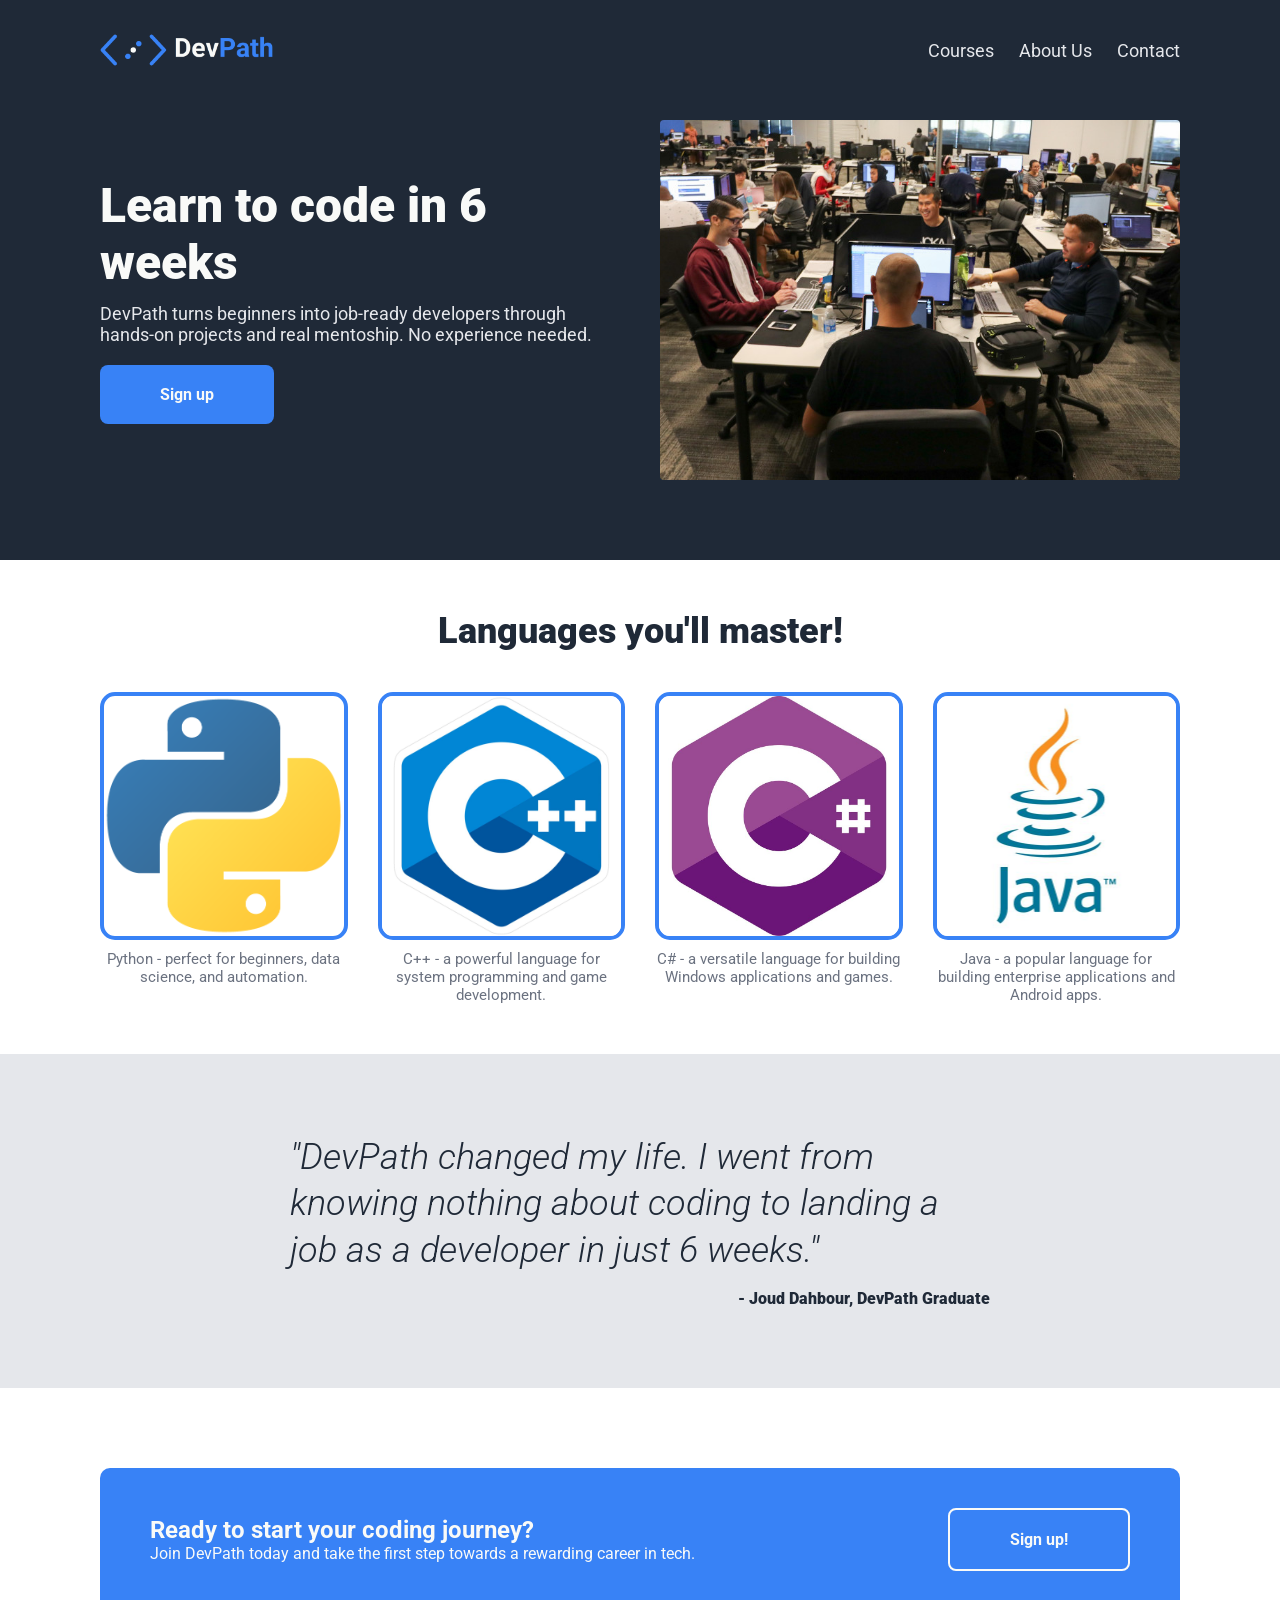
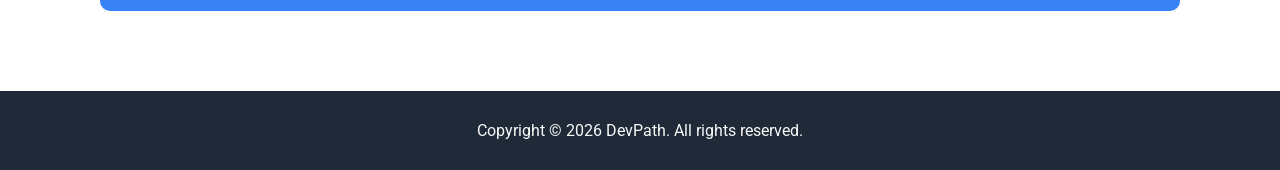
<file: index.html>
<!DOCTYPE html>
<html lang="en">

<head>
  <meta charset="UTF-8">
  <meta name="viewport" content="width=device-width, initial-scale=1.0">
  <title>DevPath — Chart Your Path Into Software</title>
  <link rel="preconnect" href="https://fonts.googleapis.com">
  <link href="https://fonts.googleapis.com/css2?family=JetBrains+Mono:wght@400;500&family=Space+Grotesk:wght@500;600;700&family=Work+Sans:wght@400;500;600&display=swap" rel="stylesheet">
  <link rel="stylesheet" href="css/style.css">
</head>

<body>
    <header class="hero">
        <nav>
            <a href="index.html" class="logo">
                <img src="images/devpathlogo.png" alt="DevPath logo">
            </a>
            <ul>
                <li><a href="courses.html">Courses</a></li>
                <li><a href="about.html">About Us</a></li>
                <li><a href="contact.html">Contact</a></li>
            </ul>
        </nav>

        <section class="hero-content">
            <article class="hero-text">
                <h1>Learn to code in 6 weeks</h1>
                <p>
                    DevPath turns beginners into job-ready developers through hands-on projects and real mentoship. No
                    experience needed.
                </p>
                <a href="contact.html" class="btn">Sign up</a>
            </article>

            <picture class="hero-image">
                <source srcset="images/bootcamp.jpg" type="image/jpeg">
                <img src="images/bootcamp.jpg" alt="A student writing code on a laptop">
            </picture>
        </section>
    </header>

    <main>
        <section class="info">
            <h2>Languages you'll master!</h2>
            <section class="cards">
                <article class="card">
                    <picture>
                        <source srcset="images/Python.png" type="image/png">
                        <img src="images/Python.png" alt="Python logo">
                    </picture>
                    <p>
                        Python - perfect for beginners, data science, and automation.
                    </p>
                </article>
                <article class="card">
                    <picture>
                        <source srcset="images/cplusplus.jpg" type="image/jpeg">
                        <img src="images/cplusplus.jpg" alt="C++ logo">
                    </picture>
                    <p>
                        C++ - a powerful language for system programming and game development.
                    </p>
                </article>
                <article class="card">
                    <picture>
                        <source srcset="images/csharp.jpg" type="image/jpeg">
                        <img src="images/csharp.jpg" alt="C# logo">
                    </picture>
                    <p>
                        C# - a versatile language for building Windows applications and games.
                    </p>
                </article>
                <article class="card">
                    <picture>
                        <source srcset="images/Java.jpg" type="image/jpeg">
                        <img src="images/Java.jpg" alt="Java logo">
                    </picture>
                    <p>
                        Java - a popular language for building enterprise applications and Android apps.
                    </p>
                </article>
            </section>
        </section>

        <section class="quote">
            <blockquote>
                <p>
                    "DevPath changed my life. I went from knowing nothing about coding to landing a job as a developer
                    in just 6 weeks."
                </p>
                <cite>- Joud Dahbour, DevPath Graduate</cite>
            </blockquote>
        </section>

        <section class="cta">
            <article class="cta-text">
                <h2>Ready to start your coding journey?</h2>
                <p>
                    Join DevPath today and take the first step towards a rewarding career in tech.
                </p>
            </article>
            
            <a href="contact.html" class="btn">Sign up!</a>
        </section>
    </main>

    <footer class="site-footer">
        <p>Copyright &copy; 2026 DevPath. All rights reserved.</p>
    </footer>
</body>

</html>
</file>
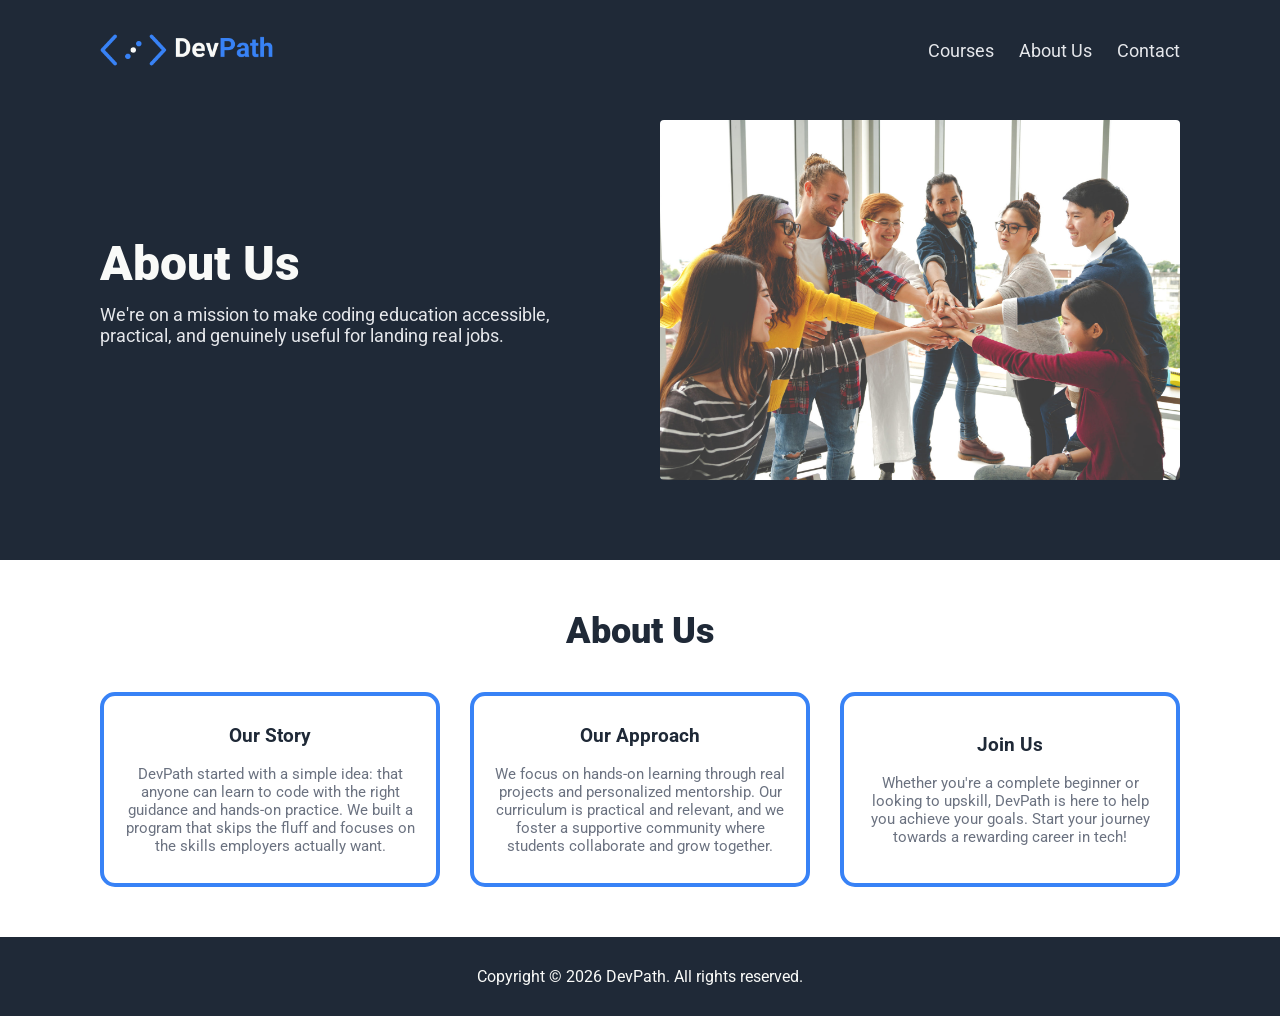
<file: about.html>
<!DOCTYPE html>
<html lang="en">
<head>
    <meta charset="UTF-8">
    <meta name="viewport" content="width=device-width, initial-scale=1.0">
    <title>About Us</title>
    <link rel="stylesheet" href="css/style.css">
</head>
<body>
    <header class="hero">
        <nav>
            <a href="index.html" class="logo">
                <img src="images/devpathlogo.png" alt="DevPath logo">
            </a>
            <ul>
                <li><a href="courses.html">Courses</a></li>
                <li><a href="about.html">About Us</a></li>
                <li><a href="contact.html">Contact</a></li>
            </ul>
        </nav>

        <section class="hero-content">
            <article class="hero-text">
                <h1>About Us</h1>
                <p>
                    We're on a mission to make coding education accessible, practical, and genuinely useful for landing real jobs.
                </p>
            </article>
            <picture class="hero-image">
                <source srcset="images/about.jpg" type="image/jpeg">
                <img src="images/about.jpg" alt="The DevPath team">
            </picture>
        </section>
    </header>

    <main>
        <section class="info">
            <h2>About Us</h2>
            <section class="cards">
                <article class="card level-card">
                    <h3>Our Story</h3>
                    <p>
                        DevPath started with a simple idea: that anyone can learn to code with the right guidance and hands-on practice. We built a program that skips the fluff and focuses on the skills employers actually want.
                    </p>
                </article>
                <article class="card level-card">
                    <h3>Our Approach</h3>
                    <p>
                        We focus on hands-on learning through real projects and personalized mentorship. Our curriculum is practical and relevant, and we foster a supportive community where students collaborate and grow together.
                    </p>
                </article>
                <article class="card level-card">
                    <h3>Join Us</h3>
                    <p>
                        Whether you're a complete beginner or looking to upskill, DevPath is here to help you achieve your goals. Start your journey towards a rewarding career in tech!
                    </p>
                </article>
            </section>
        </section>
    </main>

    <footer class="site-footer">
        <p>Copyright &copy; 2026 DevPath. All rights reserved.</p>
    </footer>
</body>
</html>
</file>
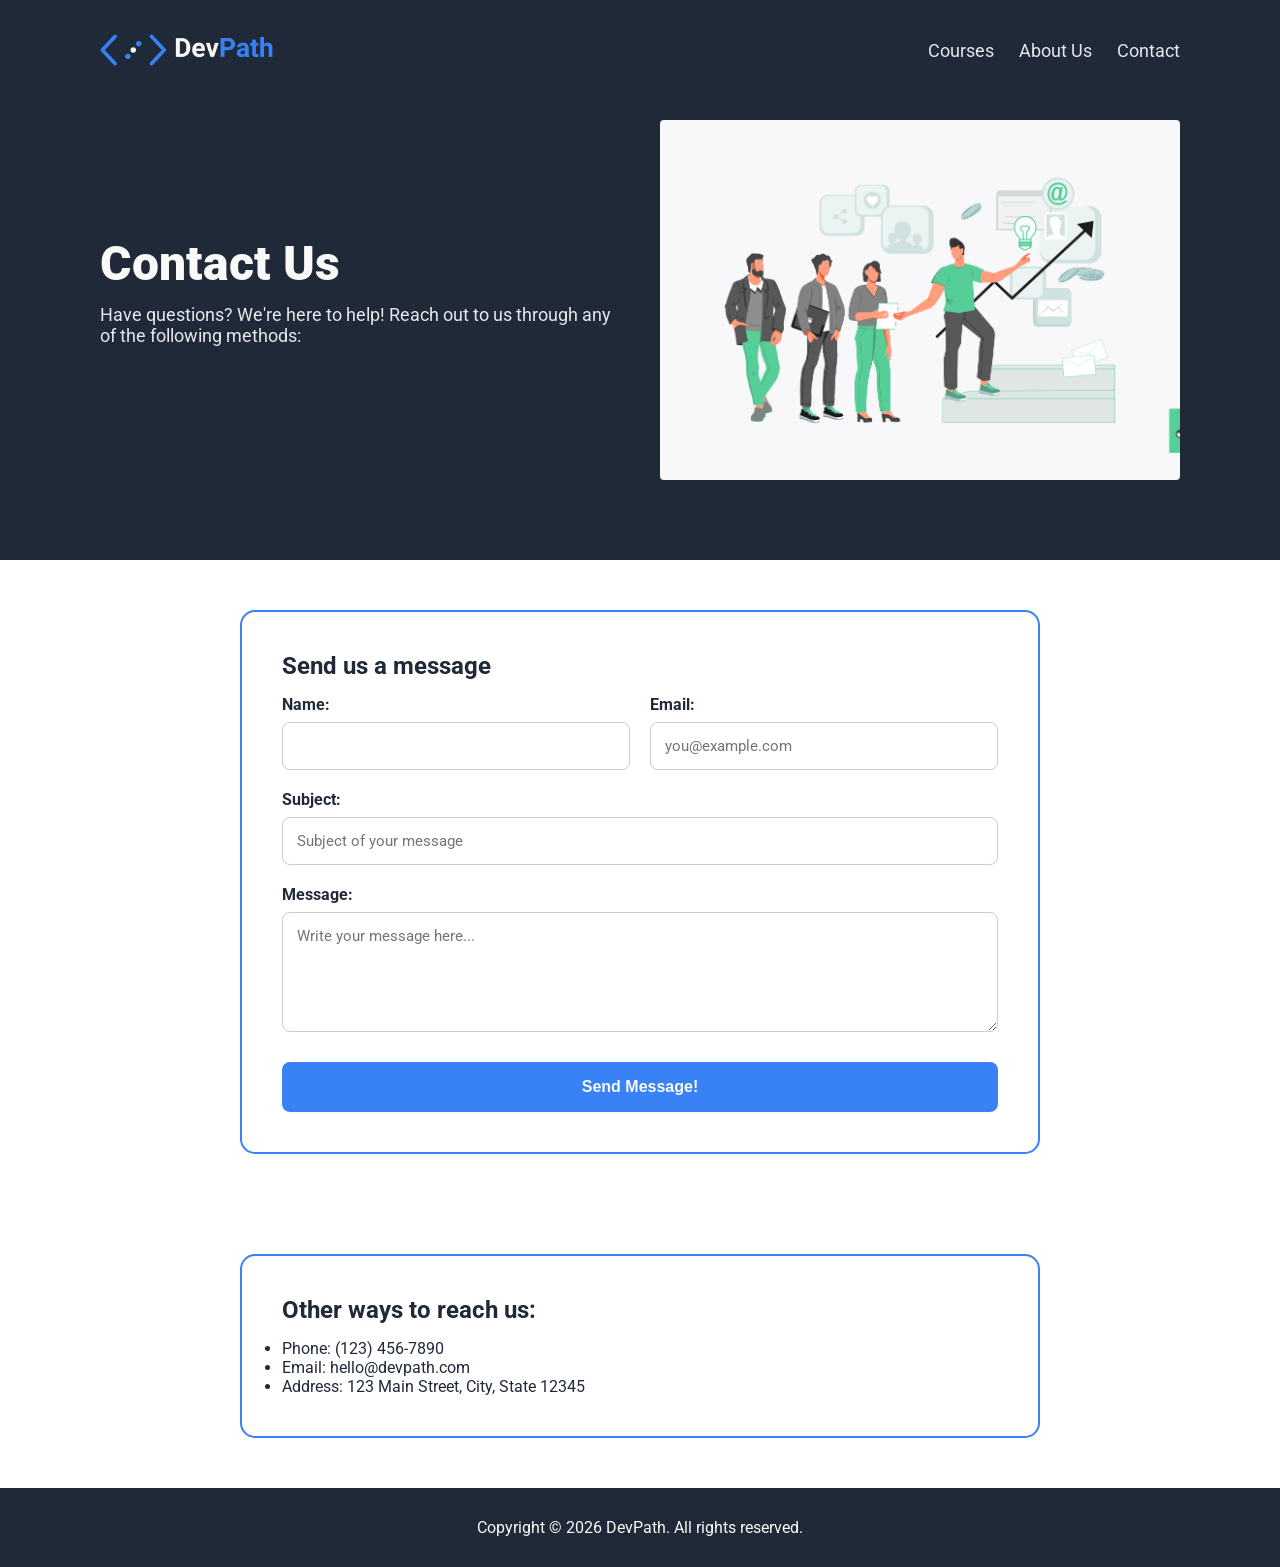
<file: contact.html>
<!DOCTYPE html>
<html lang="en">
<head>
    <meta charset="UTF-8">
    <meta name="viewport" content="width=device-width, initial-scale=1.0">
    <title>Contact info</title>
    <link rel="stylesheet" href="css/style.css">
</head>
<body>
    <header class="hero">
        <nav>
            <a href="index.html" class="logo">
                <img src="images/devpathlogo.png" alt="DevPath logo">
            </a>
            <ul>
                <li><a href="courses.html">Courses</a></li>
                <li><a href="about.html">About Us</a></li>
                <li><a href="contact.html">Contact</a></li>
            </ul>
        </nav>

        <section class="hero-content">
            <article class="hero-text">
                <h1>Contact Us</h1>
                <p>
                    Have questions? We're here to help! Reach out to us through any of the following methods:
                </p>
            </article>
            <picture class="hero-image">
                <source srcset="images/contact.png" type="image/png">
                <img src="images/contact.png" alt="Contact image">
            </picture>
        </section>
    </header>

    <main>
        <section class="contact-info">
            <article class="contact-card">
                <h2>Send us a message</h2>
                <form>
                    <section class="form-row">
                        <article class="form-field">
                            <label for="name">Name:</label>
                            <input type="text" id="name" name="name" required>
                        </article>
                        <article class="form-field">
                            <label for="email">Email:</label>
                            <input type="email" id="email" name="email" required placeholder="you@example.com">
                        </article>
                    </section>

                    <article class="form-field">
                        <label for="subject">Subject:</label>
                        <input type="text" id="subject" name="subject" required placeholder="Subject of your message">
                    </article>

                    <article class="form-field">
                        <label for="message">Message:</label>
                        <textarea id="message" name="message" rows="5" required placeholder="Write your message here..."></textarea>
                    </article>

                    <button type="submit">Send Message!</button>
                </form>
            </article>
        </section>

        <section class="contact-info">
            <article class="contact-card">
                <h2>Other ways to reach us:</h2>
                <ul>
                    <li>Phone: (123) 456-7890</li>
                    <li>Email: hello@devpath.com</li>
                    <li>Address: 123 Main Street, City, State 12345</li>
                </ul>
            </article>
        </section>
    </main>

    <footer class="site-footer">
        <p>Copyright &copy; 2026 DevPath. All rights reserved.</p>
    </footer>
    
</body>
</html>
</file>
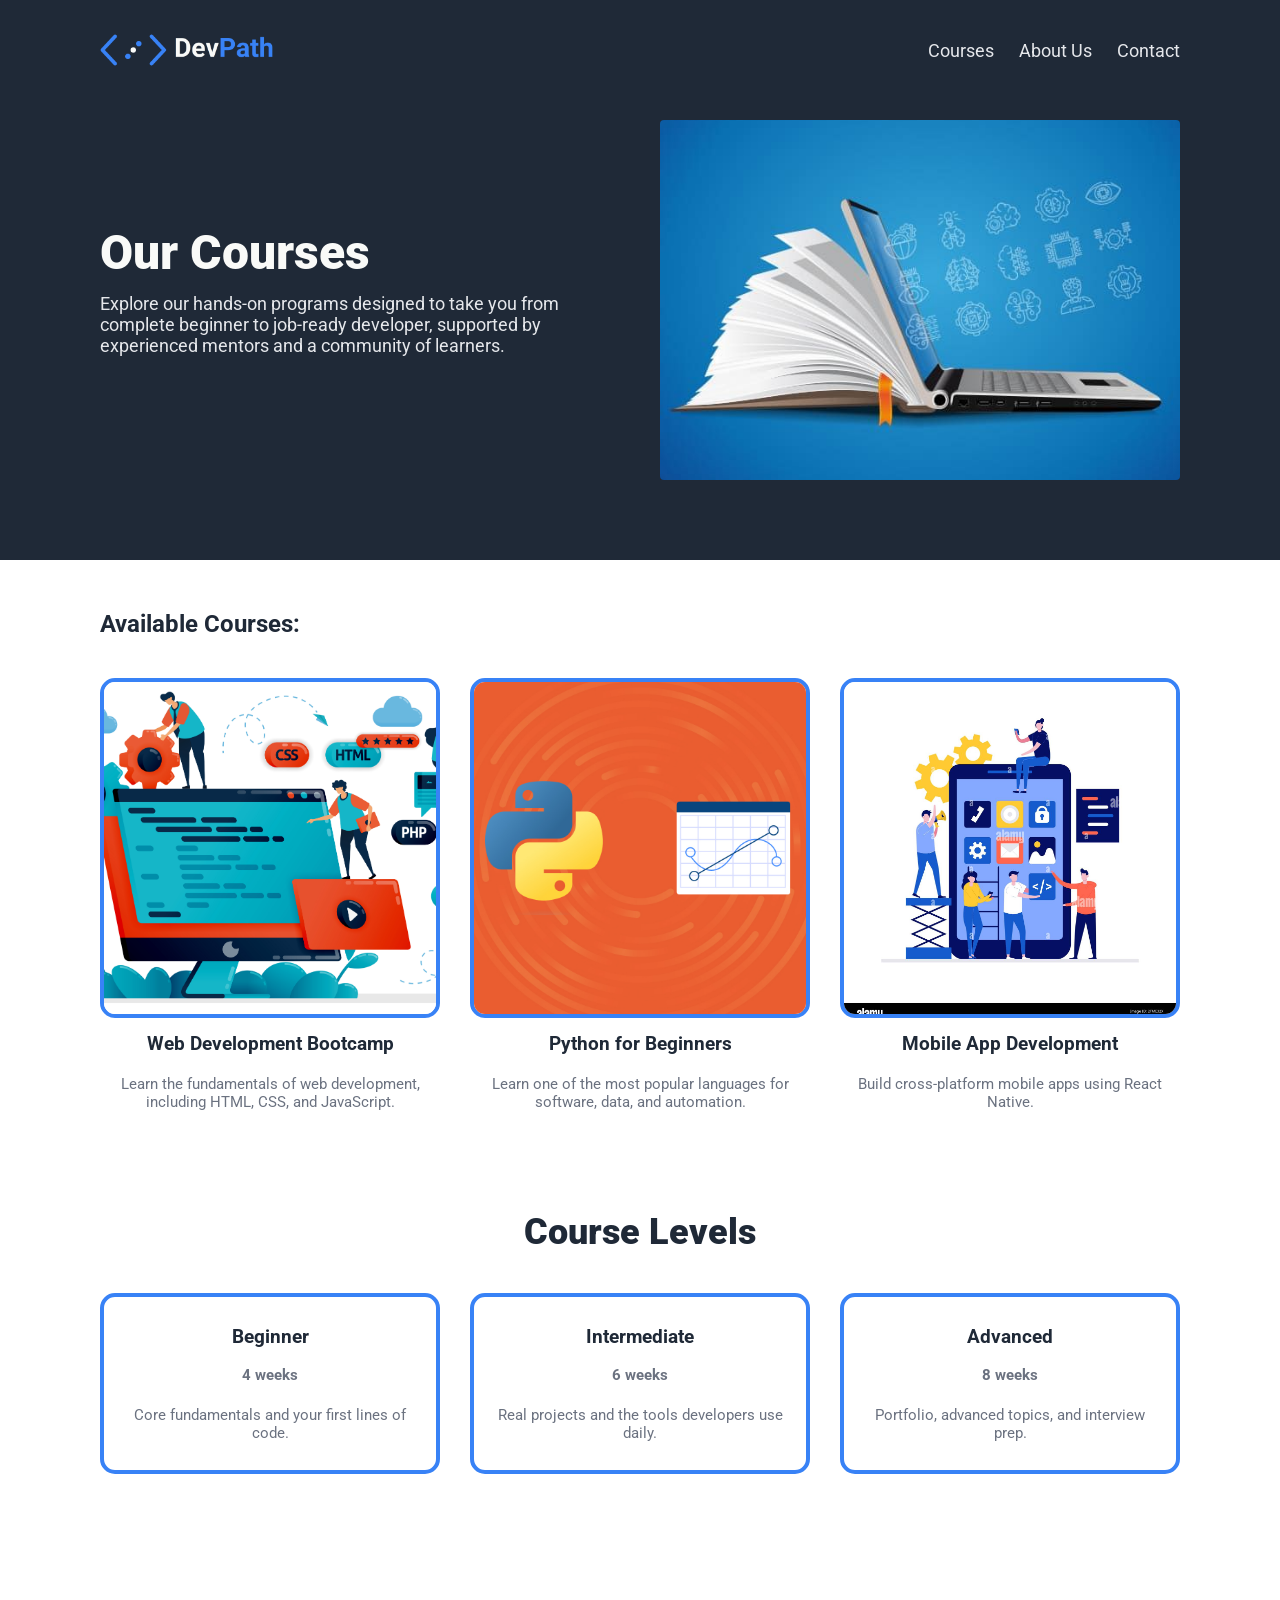
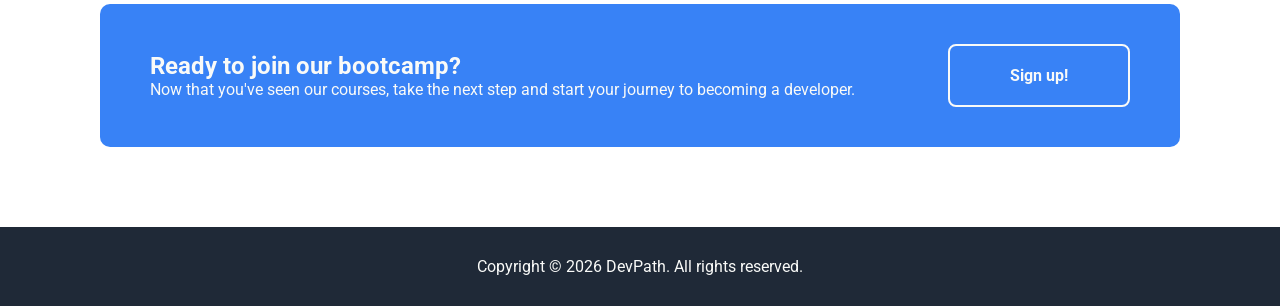
<file: courses.html>
<!DOCTYPE html>
<html lang="en">
<head>
    <meta charset="UTF-8">
    <meta name="viewport" content="width=device-width, initial-scale=1.0">
    <title>Courses</title>
    <link rel="stylesheet" href="css/style.css">
</head>
<body>
    <header class="hero">
        <nav>
            <a href="index.html" class="logo">
                <img src="images/devpathlogo.png" alt="DevPath logo">
            </a>
            <ul>
                <li><a href="courses.html">Courses</a></li>
                <li><a href="about.html">About Us</a></li>
                <li><a href="contact.html">Contact</a></li>
            </ul>
        </nav>

        <section class="hero-content">
            <article class="hero-text">
                <h1>Our Courses</h1>
                <p>
                    Explore our hands-on programs designed to take you from complete beginner to job-ready developer, supported by experienced mentors and a community of learners.
                </p>
            </article>
            <picture class="hero-image">
                <source srcset="images/courses.jpg" type="image/jpeg">
                <img src="images/courses.jpg" alt="Courses image">
            </picture>
        </section>
    </header>

    <main>
        <section class="courses">
            <h2>Available Courses:</h2>
            <section class="cards">
                <article class="card">
                    <picture>
                        <source srcset="images/webdev.jpg" type="image/jpeg">
                        <img src="images/webdev.jpg" alt="Web development course">
                    </picture>
                    <h3>Web Development Bootcamp</h3>
                    <p>
                        Learn the fundamentals of web development, including HTML, CSS, and JavaScript.
                    </p>
                </article>
                <article class="card">
                    <picture>
                        <source srcset="images/data.jpeg" type="image/jpeg">
                        <img src="images/data.jpeg" alt="Data and Python course">
                    </picture>
                    <h3>Python for Beginners</h3>
                    <p>
                        Learn one of the most popular languages for software, data, and automation.
                    </p>
                </article>
                <article class="card">
                    <picture>
                        <source srcset="images/mobdev.jpg" type="image/jpeg">
                        <img src="images/mobdev.jpg" alt="Mobile app development course">
                    </picture>
                    <h3>Mobile App Development</h3>
                    <p>
                        Build cross-platform mobile apps using React Native.
                    </p>
                </article>
            </section>
        </section>

        <section class="info">
            <h2>Course Levels</h2>
            <section class="cards">
                <article class="card level-card">
                    <h3>Beginner</h3>
                    <p class="duration">4 weeks</p>
                    <p>Core fundamentals and your first lines of code.</p>
                </article>
                <article class="card level-card">
                    <h3>Intermediate</h3>
                    <p class="duration">6 weeks</p>
                    <p>Real projects and the tools developers use daily.</p>
                </article>
                <article class="card level-card">
                    <h3>Advanced</h3>
                    <p class="duration">8 weeks</p>
                    <p>Portfolio, advanced topics, and interview prep.</p>
                </article>
            </section>
        </section>

        <section class="cta">
            <article class="cta-text">
                <h2>Ready to join our bootcamp?</h2>
                <p>
                    Now that you've seen our courses, take the next step and start your journey to becoming a developer.
                </p>
            </article>
            <a href="contact.html" class="btn">Sign up!</a>
        </section>
    </main>

    <footer class="site-footer">
        <p>Copyright &copy; 2026 DevPath. All rights reserved.</p>
    </footer>
</body>
</html>
</file>
<file: css/style.css>
* {
    margin: 0;
    padding: 0;
    box-sizing: border-box;
}

body {
    font-family: 'Roboto', sans-serif;
    font-weight: 400;
    color: #1F2937;
}

.hero {
    background-color: #1F2937;
    color: #F9FAF8;
    padding: 20px 100px 80px;
}

nav {
    display: flex;
    justify-content: space-between;
    align-items: center;
    padding: 10px 0;
}

.logo img {
    height: 40px;
    width: auto;
    display: block;
    margin-left: -4px;
}

nav ul {
    display: flex;
    list-style: none;
    gap: 25px;
}

nav ul li a {
    font-size: 18px;
    font-weight: 400;
    color: #E5E7EB;
    text-decoration: none;
}

.hero-content {
    display: flex;
    align-items: center;
    gap: 40px;
    margin-top: 40px;
}

.hero-text {
    flex: 1;
}

.hero-text h1 {
    font-size: 48px;
    font-weight: 800;
    color: #F9FAF8;
}

.hero-text p {
    font-size: 18px;
    font-weight: 400;
    color: #E5E7EB;
    margin: 12px 0 20px;
}

.btn {
    display: inline-block;
    background-color: #3882F6;
    color: #F9FAF8;
    text-decoration: none;
    padding: 20px 60px;
    border-radius: 8px;
    font-weight: 700;
}

.hero-image {
    flex: 1;
    max-width: 650px;
    height: 360px;
    background-color: #1F2937;
    border-radius: 4px;
    display: flex;
    align-items: center;
    justify-content: center;
}

.hero-image img {
    width: 100%;
    height: 100%;
    object-fit: cover;
    border-radius: 4px;
}

.info {
    text-align: center;
    padding: 50px 100px;
}

.info h2 {
    font-size: 36px;
    font-weight: 800;
    color: #1F2937;
}

.cards {
    display: flex;
    justify-content: center;
    gap: 30px;
    margin-top: 40px;
}

.card {
    flex: 1;
    display: flex;
    flex-direction: column;
    align-items: center;
    text-align: center;
}

.card picture {
    width: 100%;
    aspect-ratio: 1 / 1;
    border: 4px solid #3882F6;
    border-radius: 15px;
    background-color: #fff;
    display: flex;
    align-items: center;
    justify-content: center;
    overflow: hidden;
    padding: 0px;
}

.card picture img {
    width: 100%;
    height: 100%;
    object-fit: cover;
}

.card img {
    max-width: 100%;
    max-height: 100%;
    object-fit: contain;
}

.card h3 {
    margin: 15px 0 10px;
}

.card p {
    margin-top: 10px;
    font-size: 15px;
    color: #6B7280;
}

.level-card {
    border: 4px solid #3882F6;
    border-radius: 15px;
    padding: 28px 20px;
    justify-content: center;
}

.level-card h3 {
    font-size: 19px;
    margin: 0 0 8px;
}

.duration {
    font-size: 22px;
    font-weight: 700;
    color: #1F2937;
    margin: 0 0 12px;
}

.quote {
    background-color: #E5E7EB;
    padding: 80px 250px;
}

.quote blockquote {
    max-width: 700px;
    margin: 0 auto;
}

.quote blockquote p {
    font-size: 36px;
    font-weight: 300;
    font-style: italic;
    color: #1F2937;
    line-height: 1.3;
}

.quote cite {
    display: block;
    text-align: right;
    margin-top: 15px;
    font-style: normal;
    font-weight: 750;
}

.cta {
    display: flex;
    justify-content: space-between;
    align-items: center;
    background-color: #3882F6;
    color: #F9FAF8;
    margin: 80px 100px;
    padding: 40px 50px;
    border-radius: 10px;
}

.cta h2 {
    color: #F9FAF8;
}

.cta .btn {
    border: 2px solid #F9FAF8;
}

.about,
.courses,
.contact-info {
    padding: 50px 100px;
}

.about h2,
.courses h2,
.contact-info h2 {
    margin-bottom: 15px;
}

.about p {
    margin-bottom: 20px;
}

form {
    display: flex;
    flex-direction: column;
    max-width: 500px;
    gap: 10px;
}

input,
textarea {
    padding: 10px;
    border: 1px solid #ccc;
    border-radius: 5px;
    font-family: 'Roboto', sans-serif;
}

button {
    background-color: #3882F6;
    color: #F9FAF8;
    border: none;
    padding: 12px;
    border-radius: 8px;
    font-weight: 700;
    cursor: pointer;
}

.contact-card {
    border: 2px solid #3882F6;
    border-radius: 15px;
    padding: 40px;
    max-width: 800px;
    margin: 0 auto;
}

.contact-card form {
    max-width: 100%;
    gap: 0;
}

.form-row {
    display: flex;
    gap: 20px;
}

.form-field {
    display: flex;
    flex-direction: column;
    flex: 1;
    margin-bottom: 20px;
}

.form-field label {
    font-weight: 700;
    margin-bottom: 8px;
    color: #1F2937;
}

.contact-card input,
.contact-card textarea {
    width: 100%;
    padding: 14px;
    border: 1px solid #ccc;
    border-radius: 8px;
    font-family: 'Roboto', sans-serif;
    font-size: 15px;
}

.contact-card button {
    width: 100%;
    background-color: #3882F6;
    color: #F9FAF8;
    border: none;
    padding: 16px;
    border-radius: 8px;
    font-weight: 700;
    font-size: 16px;
    cursor: pointer;
    margin-top: 10px;
}

.site-footer {
    background-color: #1F2937;
    color: #F9FAF8;
    text-align: center;
    padding: 30px;
}

@media (max-width: 768px) {
    .hero {
        padding: 20px 30px 40px;
    }

    nav {
        flex-direction: column;
        gap: 15px;
    }

    .hero-content {
        flex-direction: column;
        text-align: center;
    }

    .cards {
        flex-direction: column;
    }

    .quote {
        padding: 40px 30px;
    }

    .quote blockquote p {
        font-size: 24px;
    }

    .cta {
        flex-direction: column;
        gap: 20px;
        margin: 40px 30px;
        text-align: center;
    }

    .info,
    .about,
    .courses,
    .contact-info {
        padding: 40px 30px;
    }
}

@font-face {
    font-family: 'Roboto';
    src: url('../fonts/Roboto-Light.ttf');
    font-weight: 300;
    font-style: normal;
}

@font-face {
    font-family: 'Roboto';
    src: url('../fonts/Roboto-LightItalic.ttf');
    font-weight: 300;
    font-style: italic;
}

@font-face {
    font-family: 'Roboto';
    src: url('../fonts/Roboto-Regular.ttf');
    font-weight: 400;
    font-style: normal;
}

@font-face {
    font-family: 'Roboto';
    src: url('../fonts/Roboto-Bold.ttf');
    font-weight: 700;
    font-style: normal;
}

@font-face {
    font-family: 'Roboto';
    src: url('../fonts/Roboto-Black.ttf');
    font-weight: 800;
    font-style: normal;
}
</file>
